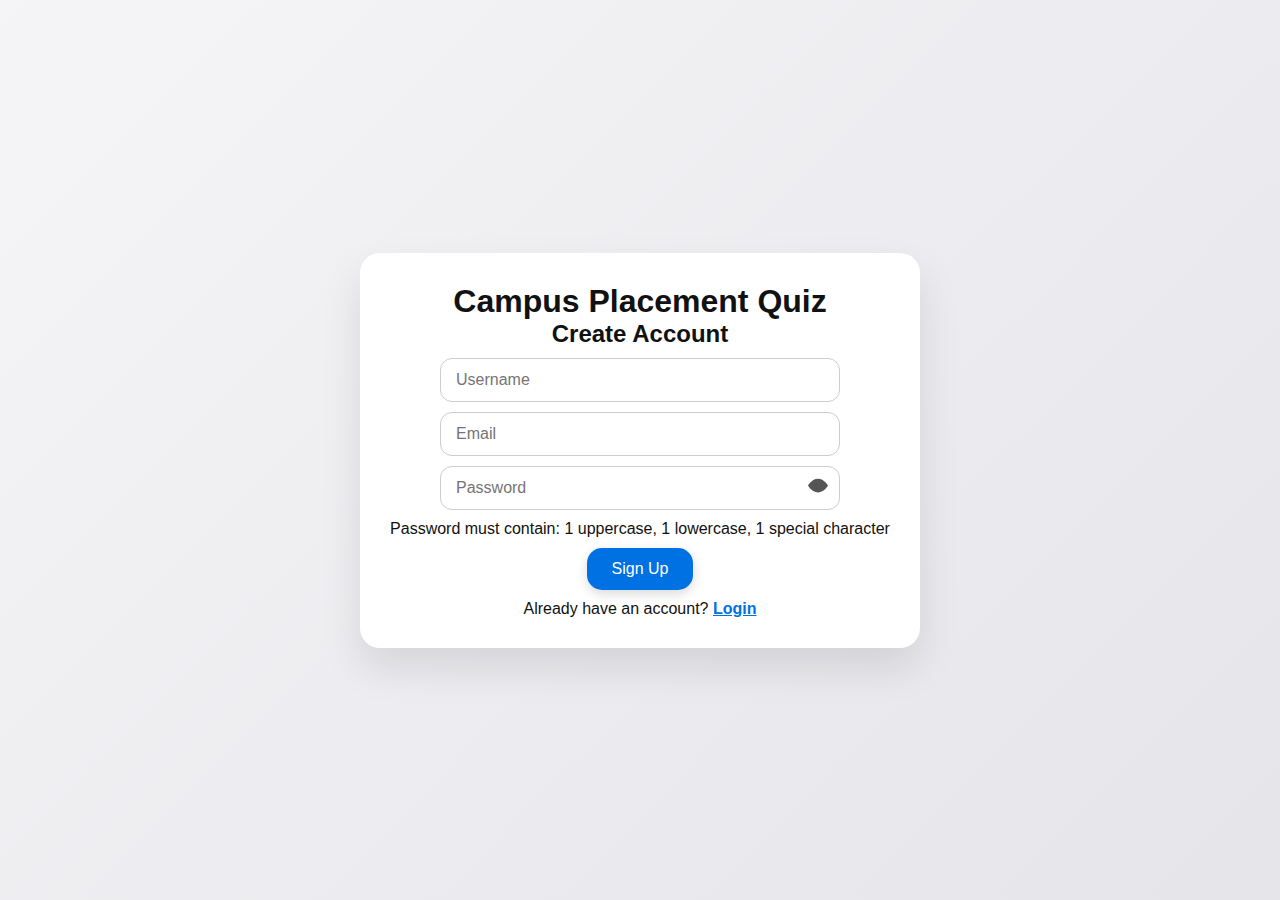
<file: index.html>
<!DOCTYPE html>
<html lang="en">
<head>
<meta charset="UTF-8">
<meta name="viewport" content="width=device-width, initial-scale=1.0">
<title>Campus Placement Quiz</title>
<link rel="stylesheet" href="style.css">
</head>
<body>
<div id="app">

<!-- Auth Page -->
<div id="authPage" class="page active">
  <h1>Campus Placement Quiz</h1>

  <!-- Signup Section -->
  <div id="signupSection">
    <h2>Create Account</h2>

    <div class="inputWrapper">
      <input type="text" id="signupUsername" placeholder="Username">
    </div>

    <div class="inputWrapper">
      <input type="email" id="signupEmail" placeholder="Email">
    </div>

    <div class="inputWrapper passwordWrapper">
      <input type="password" id="signupPassword" placeholder="Password">
      <span class="togglePassword" data-target="signupPassword">
        <svg xmlns="http://www.w3.org/2000/svg" width="20" height="20" fill="currentColor" class="eyeIcon" viewBox="0 0 16 16">
          <path d="M16 8s-3-5.5-8-5.5S0 8 0 8s3 5.5 8 5.5S16 8 16 8z"/>
          <path d="M8 5a3 3 0 1 1 0 6 3 3 0 0 1 0-6z"/>
        </svg>
      </span>
    </div>

    <p class="instruction">Password must contain: 1 uppercase, 1 lowercase, 1 special character</p>
    <button id="signupBtn">Sign Up</button>
    <p>Already have an account? <span id="showLogin" class="clickable">Login</span></p>
  </div>
  
  <!-- Login Section -->
  <div id="loginSection" style="display:none;">
    <h2>Login</h2>

    <div class="inputWrapper">
      <input type="email" id="loginEmail" placeholder="Email">
    </div>

    <div class="inputWrapper passwordWrapper">
      <input type="password" id="loginPassword" placeholder="Password">
      <span class="togglePassword" data-target="loginPassword">
        <svg xmlns="http://www.w3.org/2000/svg" width="20" height="20" fill="currentColor" class="eyeIcon" viewBox="0 0 16 16">
          <path d="M16 8s-3-5.5-8-5.5S0 8 0 8s3 5.5 8 5.5S16 8 16 8z"/>
          <path d="M8 5a3 3 0 1 1 0 6 3 3 0 0 1 0-6z"/>
        </svg>
      </span>
    </div>

    <button id="loginBtn">Login</button>
    <p>Don't have an account? <span id="showSignup" class="clickable">Sign Up</span></p>
  </div>
</div>

<!-- Start Page -->
<div id="startPage" class="page">
  <h2>Welcome, <span id="displayName"></span></h2>
  <button id="startTestBtn">Start Test</button>
  <button id="goToDashboardBtn">Go to Dashboard</button>
</div>

<!-- Quiz Page -->
<div id="quizPage" class="page">
  <div class="topbar">
    <div id="timer">00:30</div>
    <button id="exitTest">Exit Test</button>
  </div>
  <div id="questionContainer">
    <h3 id="questionText"></h3>
    <div id="optionsContainer"></div>
  </div>
  <div class="quizControls">
    <button id="submitBtn">Submit</button>
    <button id="nextBtn">Next</button>
  </div>
  <div id="progressBar">
    <div id="progressFill"></div>
    <div id="rocket">🚀</div>
  </div>
</div>

<!-- Result Page -->
<div id="resultPage" class="page">
  <h2>Test Completed</h2>
  <p id="resultMessage"></p>
  <h3>Your Score: <span id="scoreDisplay"></span>/30</h3>
  <button id="restartBtn">Back to Start Page</button>
  <button id="dashboardBtn">Go to Dashboard</button>
</div>

<script src="script.js"></script>
</body>
</html>
</file>
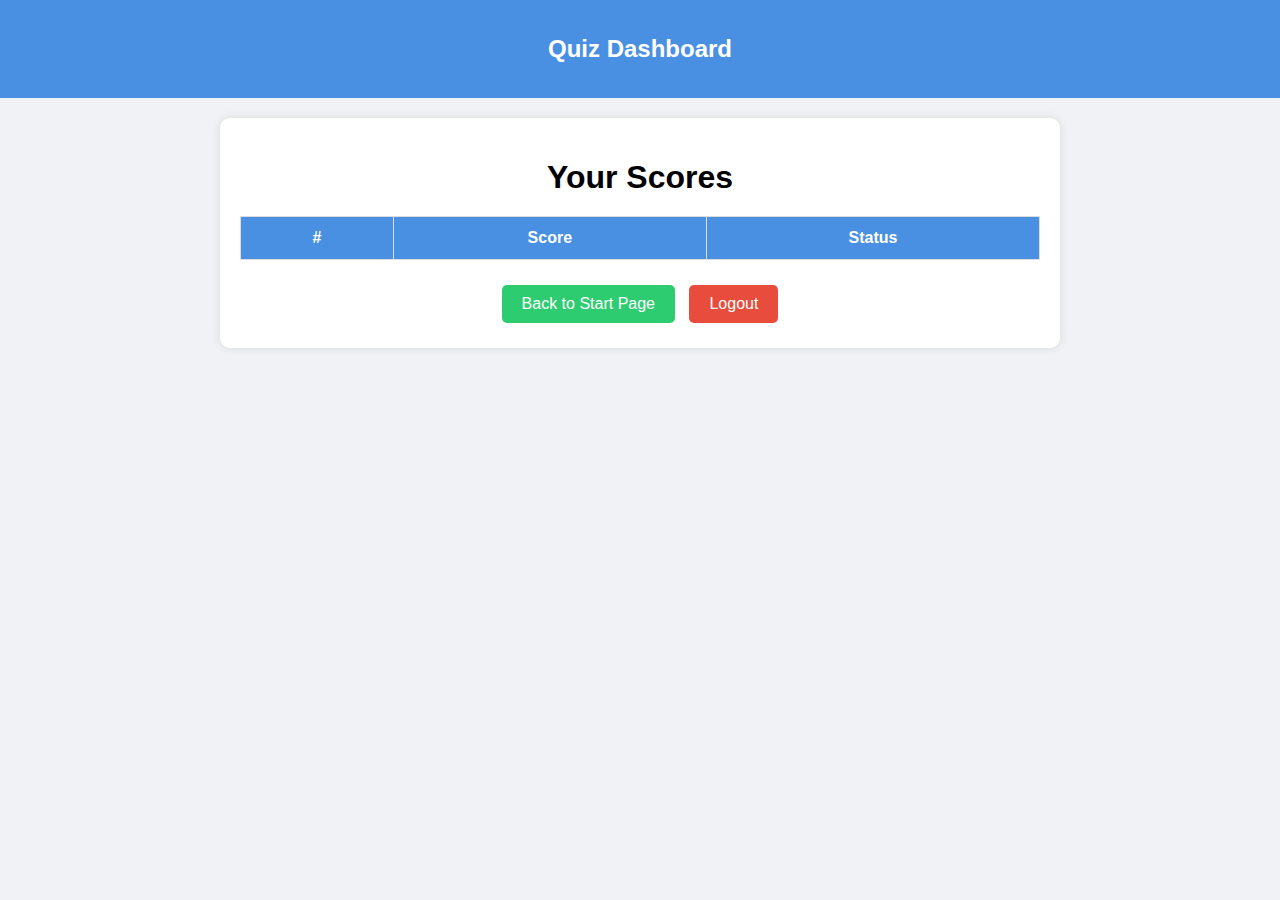
<file: dashboard.html>
<!DOCTYPE html>
<html lang="en">
<head>
    <meta charset="UTF-8">
    <meta name="viewport" content="width=device-width, initial-scale=1.0">
    <title>Dashboard - Quiz</title>
    <style>
        body { font-family: Arial, sans-serif; margin: 0; padding: 0; background: #f0f2f5; }
        header { background: #4a90e2; color: #fff; padding: 15px; text-align: center; }
        main { max-width: 800px; margin: 20px auto; padding: 20px; background: #fff; border-radius: 10px; box-shadow: 0 0 10px rgba(0,0,0,0.1); }
        h1 { margin-bottom: 20px; text-align: center; }
        table { width: 100%; border-collapse: collapse; margin-bottom: 20px; }
        th, td { border: 1px solid #ddd; padding: 12px; text-align: center; }
        th { background: #4a90e2; color: #fff; }
        button { padding: 10px 20px; margin: 5px; border: none; border-radius: 5px; cursor: pointer; font-size: 16px; }
        #logoutBtn { background: #e74c3c; color: #fff; }
        #backToStartBtn { background: #2ecc71; color: #fff; }
        button:hover { opacity: 0.9; }
    </style>
</head>
<body>
    <header>
        <h2>Quiz Dashboard</h2>
    </header>
    <main>
        <h1>Your Scores</h1>
        <table>
            <thead>
                <tr>
                    <th>#</th>
                    <th>Score</th>
                    <th>Status</th>
                </tr>
            </thead>
            <tbody id="scoresTableBody">
                <!-- Scores will be dynamically inserted here -->
            </tbody>
        </table>
        <div style="text-align: center;">
            <button id="backToStartBtn">Back to Start Page</button>
            <button id="logoutBtn">Logout</button>
        </div>
    </main>
    <script src="dashboard.js"></script>
</body>
</html>
</file>
<file: style.css>
* {
    margin: 0;
    padding: 0;
    box-sizing: border-box;
    font-family: -apple-system, BlinkMacSystemFont, "Segoe UI", Roboto, Helvetica, Arial, sans-serif;
}

body {
    min-height: 100vh;
    display: flex;
    justify-content: center;
    align-items: center;
    background: linear-gradient(135deg, #f5f5f7, #e5e5ea);
    color: #111;
    padding: 20px; /* add padding for small screens */
}

.page {
    display: none;
    width: 100%;
    max-width: 700px;
    text-align: center;
    background: #fff;
    padding: 30px;
    border-radius: 20px;
    box-shadow: 0 20px 40px rgba(0, 0, 0, 0.1);
    margin: auto; /* ensures horizontal centering */
}

.page.active {
    display: block;
}

button {
    padding: 12px 25px;
    margin: 10px 5px;
    border: none;
    border-radius: 15px;
    cursor: pointer;
    transition: transform 0.2s, background 0.2s;
    font-size: 16px;
    background-color: #0071e3;
    color: #fff;
    box-shadow: 0 4px 12px rgba(0, 0, 0, 0.15);
}

button:hover {
    transform: scale(1.05);
    background-color: #005bb5;
}

.clickable {
    color: #0071e3;
    cursor: pointer;
    font-weight: bold;
    text-decoration: underline;
}

/* Input wrapper */
.inputWrapper {
    position: relative;
    width: 100%;
    max-width: 400px;
    margin: 10px auto;
}

.inputWrapper input {
    width: 100%;
    padding: 12px 15px;
    border-radius: 12px;
    border: 1px solid #ccc;
    font-size: 16px;
    box-sizing: border-box;
}

.passwordWrapper input {
    padding-right: 40px;
}

.togglePassword {
    position: absolute;
    top: 50%;
    right: 12px;
    transform: translateY(-50%);
    cursor: pointer;
    font-size: 18px;
    color: #555;
}

.togglePassword.active {
    color: #000;
}

#questionContainer {
    background: #f0f0f5;
    padding: 25px;
    border-radius: 15px;
    margin: 20px 0;
    transition: transform 0.3s;
}

#questionContainer:hover {
    transform: scale(1.02);
}

.optionBtn {
    background: #fff;
    padding: 12px;
    margin: 10px 0;
    border-radius: 10px;
    cursor: pointer;
    display: flex;
    align-items: flex-start;
    justify-content: flex-start;
    transition: background 0.3s, transform 0.2s;
    border: 1px solid #ccc;
}

.optionBtn:hover {
    background: #e5e5ea;
    transform: scale(1.02);
}

.optionBtn.selected {
    background: #0071e3;
    color: #fff;
}

.topbar {
    display: flex;
    justify-content: space-between;
    align-items: center;
    margin-bottom: 20px;
}

#timer {
    font-size: 18px;
    background: #eee;
    padding: 5px 10px;
    border-radius: 12px;
    color: #111;
}

.quizControls {
    display: flex;
    justify-content: space-between;
    margin-top: 20px;
    gap: 10px;
    flex-wrap: wrap;
}

.quizControls button {
    flex: 1 1 30%;
    min-width: 100px;
    border-radius: 12px;
    font-size: 16px;
}

#submitBtn {
    background-color: #FF9500;
    color: #fff;
}

#submitBtn:hover {
    background-color: #e08900;
}

#progressBar {
    position: relative;
    height: 12px;
    background: rgba(255, 255, 255, 0.3);
    border-radius: 6px;
    margin-top: 20px;
}

#progressFill {
    height: 100%;
    width: 0%;
    background: #4CAF50;
    border-radius: 6px;
    transition: width 0.3s;
}

#rocket {
    position: absolute;
    top: -25px;
    left: 0%;
    transition: left 0.3s ease;
    font-size: 24px;
}

/* ---------------- Responsive Fixes ---------------- */
@media screen and (max-width: 768px) {
    body {
        padding: 15px;
    }
    .page {
        padding: 20px;
    }
    .quizControls {
        flex-direction: column;
        gap: 10px;
    }
    .quizControls button {
        flex: 1 1 100%;
        margin: 5px 0;
    }
}

@media screen and (max-width: 500px) {
    .page {
        width: 100%;
        padding: 15px;
        border-radius: 15px;
    }
    #questionContainer {
        padding: 20px;
    }
    .inputWrapper, .inputWrapper input {
        width: 100%;
    }
}
</file>
